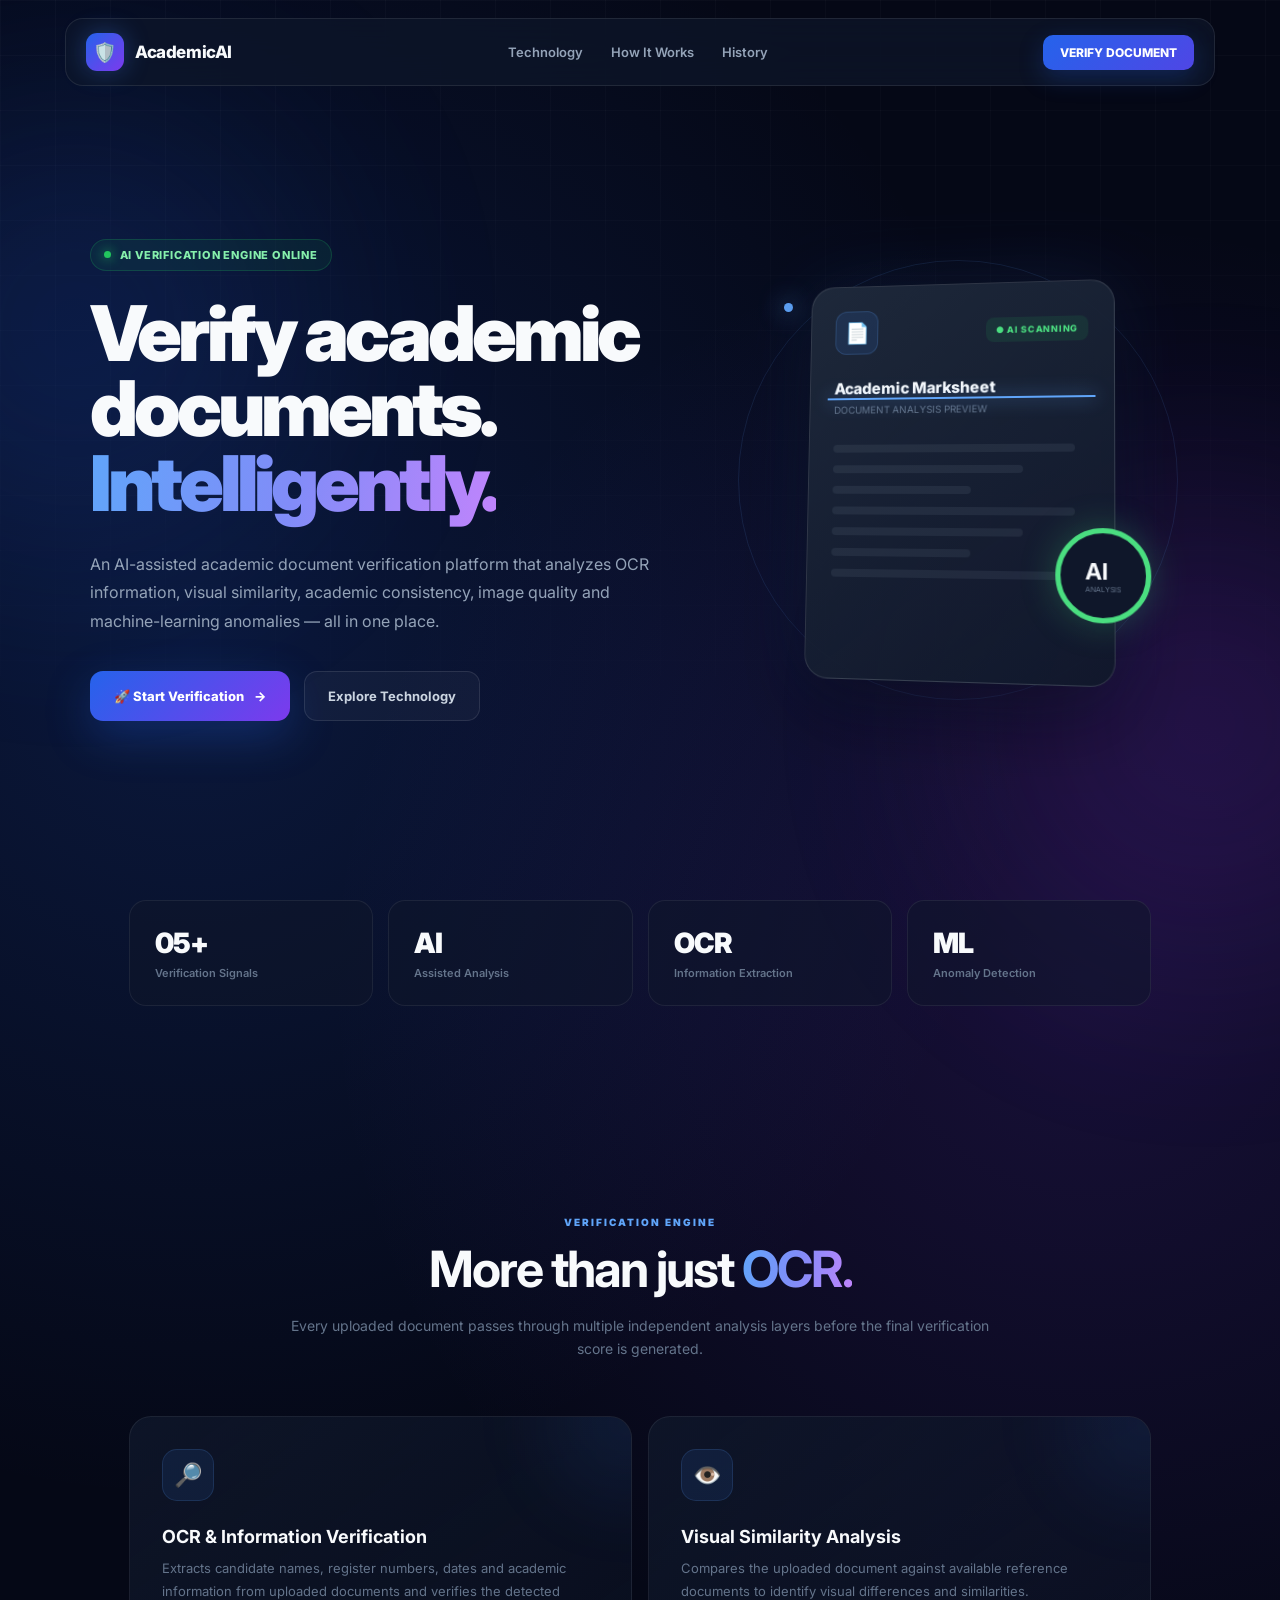
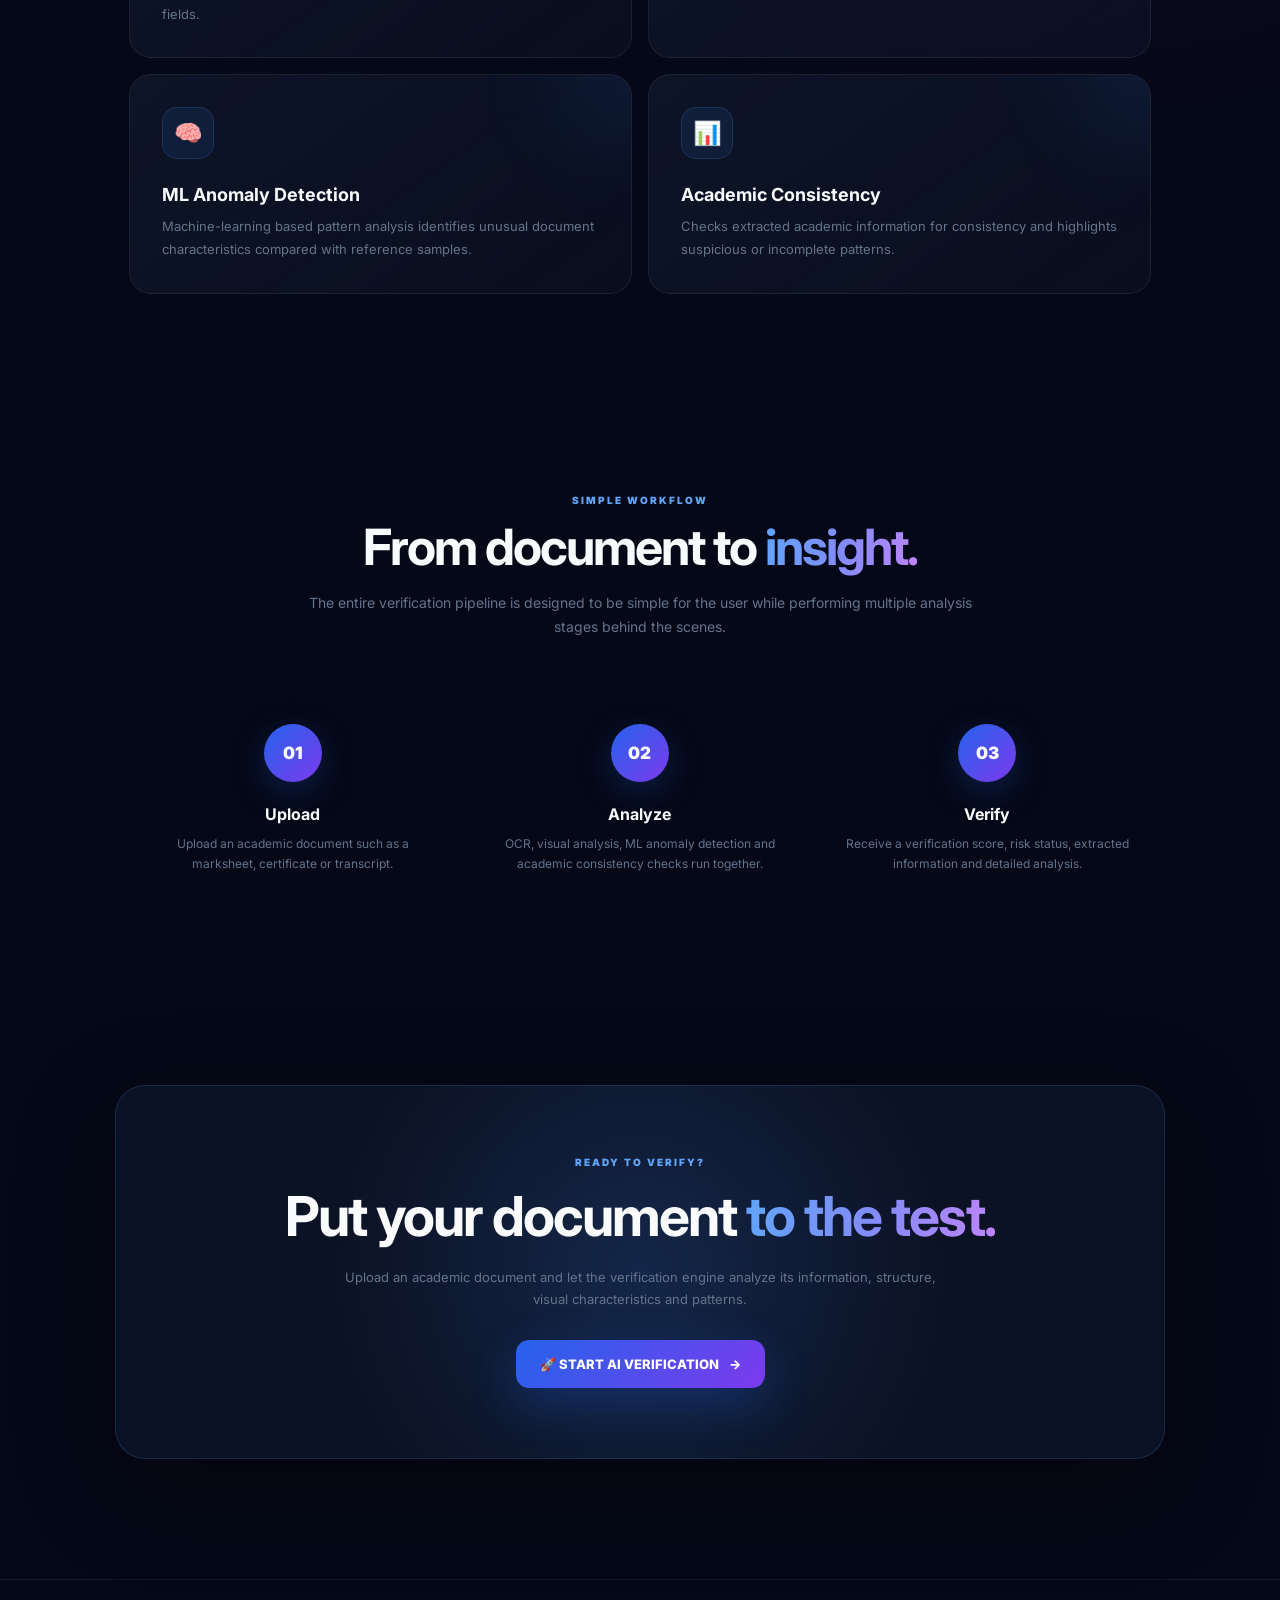
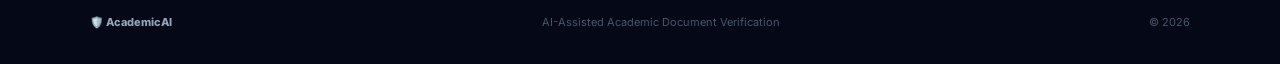
<file: templates/index.html>
<!DOCTYPE html>
<html lang="en">

<head>

    <meta charset="UTF-8">

    <meta name="viewport"
          content="width=device-width, initial-scale=1.0">

    <title>Academic Document Verification | AI Validator</title>

    <link rel="preconnect"
          href="https://fonts.googleapis.com">

    <link rel="preconnect"
          href="https://fonts.gstatic.com"
          crossorigin>

    <link href="https://fonts.googleapis.com/css2?family=Inter:wght@400;500;600;700;800;900&display=swap"
          rel="stylesheet">


    <style>

        * {
            margin: 0;
            padding: 0;
            box-sizing: border-box;
        }


        html {
            scroll-behavior: smooth;
        }


        body {

            font-family: "Inter", sans-serif;

            background:
                radial-gradient(
                    circle at 15% 20%,
                    rgba(37, 99, 235, 0.18),
                    transparent 30%
                ),

                radial-gradient(
                    circle at 85% 30%,
                    rgba(124, 58, 237, 0.16),
                    transparent 30%
                ),

                #050816;

            color: #f8fafc;

            overflow-x: hidden;
        }


        /* =================================================
           BACKGROUND
        ================================================= */

        .background-grid {

            position: fixed;

            inset: 0;

            pointer-events: none;

            background-image:

                linear-gradient(
                    rgba(255,255,255,0.025) 1px,
                    transparent 1px
                ),

                linear-gradient(
                    90deg,
                    rgba(255,255,255,0.025) 1px,
                    transparent 1px
                );

            background-size: 55px 55px;

            mask-image:
                linear-gradient(
                    to bottom,
                    black,
                    transparent
                );

            z-index: -2;
        }


        .glow {

            position: fixed;

            width: 450px;
            height: 450px;

            border-radius: 50%;

            filter: blur(120px);

            opacity: 0.15;

            pointer-events: none;

            z-index: -1;
        }


        .glow.one {

            background: #2563eb;

            top: 100px;
            left: -150px;
        }


        .glow.two {

            background: #9333ea;

            top: 500px;
            right: -150px;
        }


        /* =================================================
           NAVBAR
        ================================================= */

        nav {

            position: fixed;

            top: 18px;

            left: 50%;

            transform: translateX(-50%);

            width: min(1150px, 92%);

            padding: 14px 20px;

            display: flex;

            align-items: center;

            justify-content: space-between;

            background:
                rgba(15, 23, 42, 0.72);

            backdrop-filter: blur(20px);

            border: 1px solid
                rgba(255,255,255,0.09);

            border-radius: 18px;

            z-index: 100;
        }


        .brand {

            display: flex;

            align-items: center;

            gap: 11px;

            font-size: 17px;

            font-weight: 800;

            letter-spacing: -0.4px;
        }


        .brand-icon {

            width: 38px;
            height: 38px;

            display: grid;

            place-items: center;

            border-radius: 11px;

            background:
                linear-gradient(
                    135deg,
                    #2563eb,
                    #7c3aed
                );

            box-shadow:
                0 0 25px
                rgba(59,130,246,0.35);

            font-size: 19px;
        }


        .nav-links {

            display: flex;

            align-items: center;

            gap: 28px;
        }


        .nav-links a {

            color: #94a3b8;

            text-decoration: none;

            font-size: 13px;

            font-weight: 600;

            transition: 0.3s;
        }


        .nav-links a:hover {

            color: white;
        }


        .nav-button {

            text-decoration: none;

            color: white;

            padding: 10px 17px;

            border-radius: 10px;

            font-size: 12px;

            font-weight: 800;

            background:
                linear-gradient(
                    135deg,
                    #2563eb,
                    #4f46e5
                );

            box-shadow:
                0 8px 25px
                rgba(37,99,235,0.25);

            transition: 0.3s;
        }


        .nav-button:hover {

            transform: translateY(-2px);

            box-shadow:
                0 12px 35px
                rgba(37,99,235,0.4);
        }


        /* =================================================
           HERO
        ================================================= */

        .hero {

            min-height: 100vh;

            padding:
                150px 7% 90px;

            display: grid;

            grid-template-columns:
                1.1fr 0.9fr;

            align-items: center;

            gap: 70px;

            max-width: 1400px;

            margin: auto;
        }


        .status-pill {

            display: inline-flex;

            align-items: center;

            gap: 9px;

            padding: 8px 13px;

            border-radius: 999px;

            background:
                rgba(34,197,94,0.08);

            border:
                1px solid
                rgba(34,197,94,0.2);

            color: #86efac;

            font-size: 11px;

            font-weight: 800;

            letter-spacing: 0.8px;

            margin-bottom: 25px;
        }


        .status-dot {

            width: 7px;
            height: 7px;

            border-radius: 50%;

            background: #22c55e;

            box-shadow:
                0 0 12px #22c55e;

            animation: pulse 1.7s infinite;
        }


        @keyframes pulse {

            0%,100% {
                opacity: 1;
                transform: scale(1);
            }

            50% {
                opacity: 0.5;
                transform: scale(0.75);
            }
        }


        .hero h1 {

            font-size:
                clamp(48px, 6vw, 82px);

            line-height: 0.98;

            letter-spacing: -4px;

            font-weight: 900;

            max-width: 760px;
        }


        .gradient-text {

            background:
                linear-gradient(
                    100deg,
                    #60a5fa,
                    #818cf8,
                    #c084fc
                );

            -webkit-background-clip: text;

            background-clip: text;

            color: transparent;
        }


        .hero-description {

            margin-top: 28px;

            max-width: 620px;

            color: #94a3b8;

            font-size: 16px;

            line-height: 1.8;
        }


        .hero-buttons {

            display: flex;

            gap: 14px;

            margin-top: 35px;

            flex-wrap: wrap;
        }


        .primary-button {

            display: inline-flex;

            align-items: center;

            gap: 10px;

            text-decoration: none;

            color: white;

            padding: 16px 24px;

            border-radius: 13px;

            font-size: 13px;

            font-weight: 800;

            background:
                linear-gradient(
                    135deg,
                    #2563eb,
                    #7c3aed
                );

            box-shadow:
                0 15px 45px
                rgba(37,99,235,0.28);

            transition: 0.3s;
        }


        .primary-button:hover {

            transform:
                translateY(-4px)
                scale(1.02);

            box-shadow:
                0 20px 55px
                rgba(124,58,237,0.35);
        }


        .secondary-button {

            display: inline-flex;

            align-items: center;

            text-decoration: none;

            color: #cbd5e1;

            padding: 16px 23px;

            border-radius: 13px;

            border:
                1px solid
                rgba(255,255,255,0.1);

            background:
                rgba(255,255,255,0.035);

            font-size: 13px;

            font-weight: 700;

            transition: 0.3s;
        }


        .secondary-button:hover {

            background:
                rgba(255,255,255,0.08);

            transform:
                translateY(-3px);
        }


        /* =================================================
           HERO VISUAL
        ================================================= */

        .visual-area {

            position: relative;

            min-height: 520px;

            display: grid;

            place-items: center;
        }


        .orbit {

            position: absolute;

            width: 440px;
            height: 440px;

            border-radius: 50%;

            border:
                1px solid
                rgba(96,165,250,0.12);

            animation:
                rotate 18s linear infinite;
        }


        .orbit::before {

            content: "";

            position: absolute;

            width: 9px;
            height: 9px;

            border-radius: 50%;

            background: #60a5fa;

            box-shadow:
                0 0 25px #60a5fa;

            top: 42px;
            left: 45px;
        }


        @keyframes rotate {

            from {
                transform: rotate(0deg);
            }

            to {
                transform: rotate(360deg);
            }
        }


        .document-card {

            width: 310px;

            min-height: 400px;

            padding: 25px;

            border-radius: 24px;

            position: relative;

            background:
                linear-gradient(
                    145deg,
                    rgba(30,41,59,0.95),
                    rgba(15,23,42,0.92)
                );

            border:
                1px solid
                rgba(255,255,255,0.12);

            box-shadow:

                0 30px 80px
                rgba(0,0,0,0.45),

                0 0 80px
                rgba(59,130,246,0.13);

            transform:
                perspective(900px)
                rotateY(-8deg)
                rotateX(4deg);

            animation:
                float 5s ease-in-out infinite;
        }


        @keyframes float {

            0%,100% {
                transform:
                    perspective(900px)
                    rotateY(-8deg)
                    rotateX(4deg)
                    translateY(0);
            }

            50% {
                transform:
                    perspective(900px)
                    rotateY(-8deg)
                    rotateX(4deg)
                    translateY(-13px);
            }
        }


        .doc-top {

            display: flex;

            justify-content: space-between;

            align-items: center;

            margin-bottom: 25px;
        }


        .doc-logo {

            width: 45px;
            height: 45px;

            display: grid;

            place-items: center;

            border-radius: 12px;

            background:
                rgba(59,130,246,0.12);

            border:
                1px solid
                rgba(96,165,250,0.2);

            font-size: 21px;
        }


        .verified {

            padding: 7px 10px;

            border-radius: 8px;

            background:
                rgba(34,197,94,0.1);

            color: #4ade80;

            font-size: 9px;

            font-weight: 800;

            letter-spacing: 0.7px;
        }


        .doc-title {

            font-size: 16px;

            font-weight: 800;

            margin-bottom: 6px;
        }


        .doc-subtitle {

            color: #64748b;

            font-size: 10px;

            margin-bottom: 30px;
        }


        .doc-line {

            height: 8px;

            border-radius: 20px;

            background:
                rgba(148,163,184,0.1);

            margin: 13px 0;
        }


        .doc-line.short {
            width: 55%;
        }


        .doc-line.medium {
            width: 75%;
        }


        .doc-line.long {
            width: 95%;
        }


        .scan-box {

            position: absolute;

            left: 18px;
            right: 18px;

            top: 115px;

            height: 2px;

            background:
                #60a5fa;

            box-shadow:
                0 0 18px #60a5fa;

            animation:
                scan 3s ease-in-out infinite;
        }


        @keyframes scan {

            0%,100% {
                top: 110px;
            }

            50% {
                top: 330px;
            }
        }


        .score-circle {

            position: absolute;

            width: 92px;
            height: 92px;

            border-radius: 50%;

            right: -35px;

            bottom: 60px;

            display: grid;

            place-items: center;

            background:
                #0f172a;

            border:
                5px solid
                #4ade80;

            box-shadow:
                0 0 35px
                rgba(74,222,128,0.25);
        }


        .score-circle strong {

            font-size: 22px;
        }


        .score-circle span {

            display: block;

            font-size: 7px;

            color: #64748b;

            text-align: center;
        }


        /* =================================================
           STATS
        ================================================= */

        .stats {

            max-width: 1150px;

            margin: 0 auto;

            padding: 0 5% 110px;

            display: grid;

            grid-template-columns:
                repeat(4, 1fr);

            gap: 15px;
        }


        .stat-card {

            padding: 25px;

            border-radius: 17px;

            background:
                rgba(15,23,42,0.55);

            border:
                1px solid
                rgba(255,255,255,0.07);

            transition: 0.3s;
        }


        .stat-card:hover {

            transform:
                translateY(-5px);

            border-color:
                rgba(96,165,250,0.25);
        }


        .stat-number {

            font-size: 28px;

            font-weight: 900;

            letter-spacing: -1px;
        }


        .stat-label {

            color: #64748b;

            font-size: 11px;

            margin-top: 6px;

            font-weight: 600;
        }


        /* =================================================
           SECTION
        ================================================= */

        .section {

            max-width: 1150px;

            margin: auto;

            padding:
                100px 5%;
        }


        .section-heading {

            text-align: center;

            max-width: 700px;

            margin:
                0 auto 55px;
        }


        .eyebrow {

            color: #60a5fa;

            font-size: 10px;

            font-weight: 900;

            letter-spacing: 2px;

            text-transform: uppercase;

            margin-bottom: 15px;
        }


        .section-heading h2 {

            font-size:
                clamp(32px, 4vw, 50px);

            letter-spacing: -2px;

            line-height: 1.05;
        }


        .section-heading p {

            margin-top: 18px;

            color: #64748b;

            line-height: 1.7;

            font-size: 14px;
        }


        /* =================================================
           FEATURES
        ================================================= */

        .features {

            display: grid;

            grid-template-columns:
                repeat(2, 1fr);

            gap: 16px;
        }


        .feature-card {

            position: relative;

            padding: 32px;

            border-radius: 22px;

            background:
                linear-gradient(
                    145deg,
                    rgba(15,23,42,0.85),
                    rgba(15,23,42,0.45)
                );

            border:
                1px solid
                rgba(255,255,255,0.07);

            overflow: hidden;

            transition:
                transform 0.35s,
                border 0.35s;
        }


        .feature-card::after {

            content: "";

            position: absolute;

            width: 150px;
            height: 150px;

            border-radius: 50%;

            background:
                rgba(59,130,246,0.08);

            filter: blur(40px);

            right: -70px;
            top: -70px;
        }


        .feature-card:hover {

            transform:
                translateY(-7px);

            border-color:
                rgba(96,165,250,0.25);
        }


        .feature-icon {

            width: 52px;
            height: 52px;

            display: grid;

            place-items: center;

            border-radius: 15px;

            background:
                rgba(59,130,246,0.1);

            border:
                1px solid
                rgba(96,165,250,0.15);

            font-size: 23px;

            margin-bottom: 25px;
        }


        .feature-card h3 {

            font-size: 18px;

            margin-bottom: 10px;
        }


        .feature-card p {

            color: #64748b;

            font-size: 13px;

            line-height: 1.75;
        }


        /* =================================================
           WORKFLOW
        ================================================= */

        .workflow {

            display: grid;

            grid-template-columns:
                repeat(3, 1fr);

            gap: 20px;

            position: relative;
        }


        .step {

            text-align: center;

            padding: 30px 20px;
        }


        .step-number {

            width: 58px;
            height: 58px;

            margin: 0 auto 22px;

            display: grid;

            place-items: center;

            border-radius: 50%;

            background:
                linear-gradient(
                    135deg,
                    #2563eb,
                    #7c3aed
                );

            font-size: 17px;

            font-weight: 900;

            box-shadow:
                0 10px 35px
                rgba(37,99,235,0.25);
        }


        .step h3 {

            font-size: 16px;

            margin-bottom: 10px;
        }


        .step p {

            color: #64748b;

            font-size: 12px;

            line-height: 1.7;
        }


        /* =================================================
           CTA
        ================================================= */

        .cta {

            max-width: 1050px;

            margin:
                80px auto 120px;

            padding:
                70px 40px;

            text-align: center;

            border-radius: 30px;

            position: relative;

            overflow: hidden;

            background:

                radial-gradient(
                    circle at center,
                    rgba(59,130,246,0.18),
                    transparent 55%
                ),

                rgba(15,23,42,0.7);

            border:
                1px solid
                rgba(96,165,250,0.15);

            box-shadow:
                0 30px 100px
                rgba(0,0,0,0.3);
        }


        .cta h2 {

            font-size:
                clamp(32px, 5vw, 55px);

            letter-spacing: -2px;

            margin-bottom: 17px;
        }


        .cta p {

            color: #64748b;

            max-width: 600px;

            margin:
                0 auto 30px;

            line-height: 1.7;

            font-size: 13px;
        }


        /* =================================================
           FOOTER
        ================================================= */

        footer {

            border-top:
                1px solid
                rgba(255,255,255,0.06);

            padding:
                35px 7%;

            display: flex;

            justify-content: space-between;

            align-items: center;

            color: #475569;

            font-size: 11px;
        }


        .footer-brand {

            color: #94a3b8;

            font-weight: 800;
        }


        /* =================================================
           RESPONSIVE
        ================================================= */

        @media (max-width: 900px) {

            .hero {

                grid-template-columns: 1fr;

                text-align: center;

                padding-top: 140px;
            }


            .hero-description {

                margin-left: auto;
                margin-right: auto;
            }


            .hero-buttons {

                justify-content: center;
            }


            .visual-area {

                min-height: 450px;
            }


            .stats {

                grid-template-columns:
                    repeat(2, 1fr);
            }
        }


        @media (max-width: 650px) {

            nav {

                width: 94%;
            }


            .nav-links {

                display: none;
            }


            .hero {

                padding-left: 5%;
                padding-right: 5%;
            }


            .hero h1 {

                letter-spacing: -2.5px;
            }


            .features {

                grid-template-columns: 1fr;
            }


            .workflow {

                grid-template-columns: 1fr;
            }


            .stats {

                grid-template-columns: 1fr 1fr;
            }


            .document-card {

                width: 270px;
            }


            .orbit {

                width: 350px;
                height: 350px;
            }


            footer {

                flex-direction: column;

                gap: 10px;

                text-align: center;
            }
        }

    </style>

</head>


<body>


<div class="background-grid"></div>

<div class="glow one"></div>

<div class="glow two"></div>


<!-- =================================================
     NAVBAR
================================================= -->

<nav>

    <div class="brand">

        <div class="brand-icon">
            🛡️
        </div>

        AcademicAI

    </div>


    <div class="nav-links">

        <a href="#features">
            Technology
        </a>

        <a href="#workflow">
            How It Works
        </a>

        <a href="/history">
            History
        </a>

    </div>


    <a href="/upload"
       class="nav-button">

        VERIFY DOCUMENT

    </a>

</nav>


<!-- =================================================
     HERO
================================================= -->

<section class="hero">


    <div class="hero-content">


        <div class="status-pill">

            <span class="status-dot"></span>

            AI VERIFICATION ENGINE ONLINE

        </div>


        <h1>

            Verify academic documents.

            <span class="gradient-text">
                Intelligently.
            </span>

        </h1>


        <p class="hero-description">

            An AI-assisted academic document verification
            platform that analyzes OCR information, visual
            similarity, academic consistency, image quality
            and machine-learning anomalies — all in one place.

        </p>


        <div class="hero-buttons">

            <a href="/upload"
               class="primary-button">

                🚀 Start Verification

                <span>→</span>

            </a>


            <a href="#features"
               class="secondary-button">

                Explore Technology

            </a>

        </div>

    </div>


    <!-- =================================================
         VISUAL
    ================================================= -->

    <div class="visual-area">


        <div class="orbit"></div>


        <div class="document-card">


            <div class="doc-top">

                <div class="doc-logo">
                    📄
                </div>


                <div class="verified">

                    ● AI SCANNING

                </div>

            </div>


            <div class="doc-title">

                Academic Marksheet

            </div>


            <div class="doc-subtitle">

                DOCUMENT ANALYSIS PREVIEW

            </div>


            <div class="doc-line long"></div>

            <div class="doc-line medium"></div>

            <div class="doc-line short"></div>

            <div class="doc-line long"></div>

            <div class="doc-line medium"></div>

            <div class="doc-line short"></div>

            <div class="doc-line long"></div>


            <div class="scan-box"></div>


            <div class="score-circle">

                <div>

                    <strong>
                        AI
                    </strong>

                    <span>
                        ANALYSIS
                    </span>

                </div>

            </div>


        </div>

    </div>

</section>


<!-- =================================================
     STATS
================================================= -->

<section class="stats">


    <div class="stat-card">

        <div class="stat-number">
            05+
        </div>

        <div class="stat-label">
            Verification Signals
        </div>

    </div>


    <div class="stat-card">

        <div class="stat-number">
            AI
        </div>

        <div class="stat-label">
            Assisted Analysis
        </div>

    </div>


    <div class="stat-card">

        <div class="stat-number">
            OCR
        </div>

        <div class="stat-label">
            Information Extraction
        </div>

    </div>


    <div class="stat-card">

        <div class="stat-number">
            ML
        </div>

        <div class="stat-label">
            Anomaly Detection
        </div>

    </div>


</section>


<!-- =================================================
     FEATURES
================================================= -->

<section class="section"
         id="features">


    <div class="section-heading">

        <div class="eyebrow">
            Verification Engine
        </div>


        <h2>

            More than just
            <span class="gradient-text">
                OCR.
            </span>

        </h2>


        <p>

            Every uploaded document passes through
            multiple independent analysis layers before
            the final verification score is generated.

        </p>

    </div>


    <div class="features">


        <div class="feature-card">

            <div class="feature-icon">
                🔎
            </div>

            <h3>
                OCR & Information Verification
            </h3>

            <p>

                Extracts candidate names, register numbers,
                dates and academic information from uploaded
                documents and verifies the detected fields.

            </p>

        </div>


        <div class="feature-card">

            <div class="feature-icon">
                👁️
            </div>

            <h3>
                Visual Similarity Analysis
            </h3>

            <p>

                Compares the uploaded document against
                available reference documents to identify
                visual differences and similarities.

            </p>

        </div>


        <div class="feature-card">

            <div class="feature-icon">
                🧠
            </div>

            <h3>
                ML Anomaly Detection
            </h3>

            <p>

                Machine-learning based pattern analysis
                identifies unusual document characteristics
                compared with reference samples.

            </p>

        </div>


        <div class="feature-card">

            <div class="feature-icon">
                📊
            </div>

            <h3>
                Academic Consistency
            </h3>

            <p>

                Checks extracted academic information for
                consistency and highlights suspicious or
                incomplete patterns.

            </p>

        </div>

    </div>

</section>


<!-- =================================================
     WORKFLOW
================================================= -->

<section class="section"
         id="workflow">


    <div class="section-heading">

        <div class="eyebrow">
            Simple Workflow
        </div>


        <h2>

            From document
            to
            <span class="gradient-text">
                insight.
            </span>

        </h2>


        <p>

            The entire verification pipeline is designed
            to be simple for the user while performing
            multiple analysis stages behind the scenes.

        </p>

    </div>


    <div class="workflow">


        <div class="step">

            <div class="step-number">
                01
            </div>

            <h3>
                Upload
            </h3>

            <p>

                Upload an academic document such as
                a marksheet, certificate or transcript.

            </p>

        </div>


        <div class="step">

            <div class="step-number">
                02
            </div>

            <h3>
                Analyze
            </h3>

            <p>

                OCR, visual analysis, ML anomaly detection
                and academic consistency checks run together.

            </p>

        </div>


        <div class="step">

            <div class="step-number">
                03
            </div>

            <h3>
                Verify
            </h3>

            <p>

                Receive a verification score, risk status,
                extracted information and detailed analysis.

            </p>

        </div>


    </div>

</section>


<!-- =================================================
     CTA
================================================= -->

<div class="cta">


    <div class="eyebrow">
        Ready to Verify?
    </div>


    <h2>

        Put your document
        <span class="gradient-text">
            to the test.
        </span>

    </h2>


    <p>

        Upload an academic document and let the
        verification engine analyze its information,
        structure, visual characteristics and patterns.

    </p>


    <a href="/upload"
       class="primary-button">

        🚀 START AI VERIFICATION

        <span>→</span>

    </a>

</div>


<!-- =================================================
     FOOTER
================================================= -->

<footer>

    <div class="footer-brand">

        🛡️ AcademicAI

    </div>


    <div>

        AI-Assisted Academic Document Verification

    </div>


    <div>

        © 2026

    </div>

</footer>


</body>

</html>
</file>
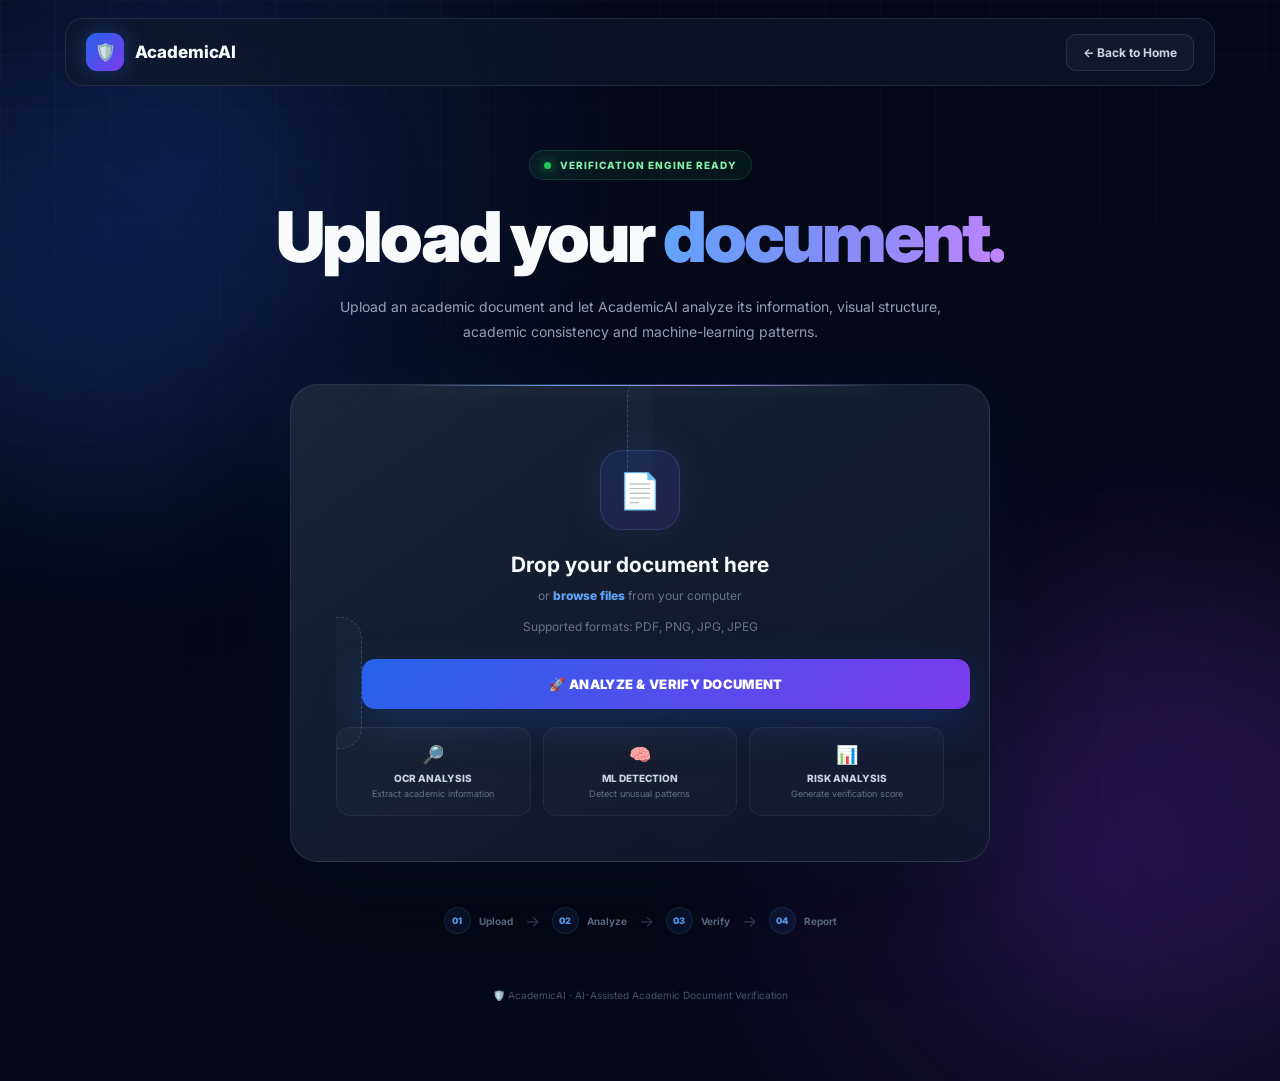
<file: templates/upload.html>
<!DOCTYPE html>
<html lang="en">

<head>

    <meta charset="UTF-8">

    <meta name="viewport"
          content="width=device-width, initial-scale=1.0">

    <title>Upload Document | AcademicAI</title>

    <link rel="preconnect"
          href="https://fonts.googleapis.com">

    <link rel="preconnect"
          href="https://fonts.gstatic.com"
          crossorigin>

    <link href="https://fonts.googleapis.com/css2?family=Inter:wght@400;500;600;700;800;900&display=swap"
          rel="stylesheet">


    <style>

        * {
            margin: 0;
            padding: 0;
            box-sizing: border-box;
        }


        html {
            scroll-behavior: smooth;
        }


        body {

            min-height: 100vh;

            font-family: "Inter", sans-serif;

            color: #f8fafc;

            background:

                radial-gradient(
                    circle at 15% 15%,
                    rgba(37, 99, 235, 0.20),
                    transparent 32%
                ),

                radial-gradient(
                    circle at 85% 80%,
                    rgba(124, 58, 237, 0.18),
                    transparent 32%
                ),

                #050816;

            overflow-x: hidden;

        }


        /* BACKGROUND GRID */

        .background-grid {

            position: fixed;

            inset: 0;

            pointer-events: none;

            background-image:

                linear-gradient(
                    rgba(255,255,255,0.025) 1px,
                    transparent 1px
                ),

                linear-gradient(
                    90deg,
                    rgba(255,255,255,0.025) 1px,
                    transparent 1px
                );

            background-size: 55px 55px;

            mask-image:
                linear-gradient(
                    to bottom,
                    black,
                    transparent
                );

            z-index: -2;

        }


        /* GLOW */

        .glow {

            position: fixed;

            width: 400px;

            height: 400px;

            border-radius: 50%;

            filter: blur(120px);

            opacity: 0.15;

            pointer-events: none;

            z-index: -1;

        }


        .glow.one {

            background: #2563eb;

            top: 100px;

            left: -150px;

        }


        .glow.two {

            background: #9333ea;

            bottom: -100px;

            right: -150px;

        }


        /* NAVBAR */

        nav {

            position: fixed;

            top: 18px;

            left: 50%;

            transform: translateX(-50%);

            width: min(1150px, 92%);

            padding: 14px 20px;

            display: flex;

            align-items: center;

            justify-content: space-between;

            background:
                rgba(15, 23, 42, 0.72);

            backdrop-filter: blur(20px);

            border:
                1px solid
                rgba(255,255,255,0.09);

            border-radius: 18px;

            z-index: 100;

        }


        .brand {

            display: flex;

            align-items: center;

            gap: 11px;

            font-size: 17px;

            font-weight: 800;

        }


        .brand-icon {

            width: 38px;

            height: 38px;

            display: grid;

            place-items: center;

            border-radius: 11px;

            background:
                linear-gradient(
                    135deg,
                    #2563eb,
                    #7c3aed
                );

            box-shadow:
                0 0 25px
                rgba(59,130,246,0.35);

        }


        .back-button {

            text-decoration: none;

            color: #cbd5e1;

            font-size: 12px;

            font-weight: 700;

            padding: 10px 16px;

            border-radius: 10px;

            border:
                1px solid
                rgba(255,255,255,0.1);

            background:
                rgba(255,255,255,0.03);

            transition: 0.3s;

        }


        .back-button:hover {

            color: white;

            background:
                rgba(255,255,255,0.08);

            transform:
                translateY(-2px);

        }


        /* MAIN */

        .page {

            min-height: 100vh;

            padding:
                150px 20px 80px;

            display: flex;

            justify-content: center;

            align-items: center;

        }


        .container {

            width: min(950px, 100%);

            text-align: center;

        }


        /* STATUS */

        .status-pill {

            display: inline-flex;

            align-items: center;

            gap: 9px;

            padding: 8px 14px;

            border-radius: 999px;

            background:
                rgba(34,197,94,0.08);

            border:
                1px solid
                rgba(34,197,94,0.2);

            color: #86efac;

            font-size: 10px;

            font-weight: 800;

            letter-spacing: 1px;

            margin-bottom: 22px;

        }


        .status-dot {

            width: 7px;

            height: 7px;

            border-radius: 50%;

            background: #22c55e;

            box-shadow:
                0 0 12px #22c55e;

            animation:
                pulse 1.7s infinite;

        }


        @keyframes pulse {

            0%,100% {

                opacity: 1;

                transform: scale(1);

            }

            50% {

                opacity: 0.5;

                transform: scale(0.75);

            }

        }


        /* TITLE */

        h1 {

            font-size:
                clamp(40px, 6vw, 70px);

            line-height: 1;

            letter-spacing: -3px;

            font-weight: 900;

        }


        .gradient-text {

            background:

                linear-gradient(
                    100deg,
                    #60a5fa,
                    #818cf8,
                    #c084fc
                );

            -webkit-background-clip: text;

            background-clip: text;

            color: transparent;

        }


        .subtitle {

            max-width: 650px;

            margin:
                22px auto 40px;

            color: #94a3b8;

            font-size: 14px;

            line-height: 1.8;

        }


        /* UPLOAD CARD */

        .upload-card {

            position: relative;

            max-width: 700px;

            margin: auto;

            padding: 45px;

            border-radius: 28px;

            background:

                linear-gradient(
                    145deg,
                    rgba(30,41,59,0.88),
                    rgba(15,23,42,0.72)
                );

            border:
                1px solid
                rgba(255,255,255,0.10);

            box-shadow:

                0 30px 100px
                rgba(0,0,0,0.40),

                0 0 80px
                rgba(59,130,246,0.10);

            overflow: hidden;

        }


        .upload-card::before {

            content: "";

            position: absolute;

            top: 0;

            left: 15%;

            width: 70%;

            height: 1px;

            background:
                linear-gradient(
                    90deg,
                    transparent,
                    #60a5fa,
                    #a78bfa,
                    transparent
                );

            box-shadow:
                0 0 20px
                rgba(96,165,250,0.8);

        }


        /* UPLOAD AREA */

        .drop-zone {

            position: relative;

            border:
                1.5px dashed
                rgba(96,165,250,0.30);

            border-radius: 22px;

            padding: 55px 25px;

            background:
                rgba(59,130,246,0.035);

            transition:
                0.35s;

            cursor: pointer;

        }


        .drop-zone:hover {

            border-color:
                rgba(96,165,250,0.75);

            background:
                rgba(59,130,246,0.07);

            transform:
                translateY(-3px);

            box-shadow:
                0 15px 50px
                rgba(37,99,235,0.12);

        }


        .upload-icon {

            width: 80px;

            height: 80px;

            margin:
                0 auto 22px;

            display: grid;

            place-items: center;

            border-radius: 22px;

            background:

                linear-gradient(
                    135deg,
                    rgba(37,99,235,0.15),
                    rgba(124,58,237,0.15)
                );

            border:
                1px solid
                rgba(96,165,250,0.20);

            font-size: 35px;

            box-shadow:
                0 0 40px
                rgba(59,130,246,0.12);

            animation:
                floatIcon 3s ease-in-out infinite;

        }


        @keyframes floatIcon {

            0%,100% {

                transform:
                    translateY(0);

            }

            50% {

                transform:
                    translateY(-7px);

            }

        }


        .drop-zone h2 {

            font-size: 21px;

            margin-bottom: 9px;

        }


        .drop-zone p {

            color: #64748b;

            font-size: 12px;

            line-height: 1.7;

        }


        .browse-text {

            color: #60a5fa;

            font-weight: 800;

        }


        /* FILE INPUT */

        #document {

            display: none;

        }


        .file-name {

            margin-top: 18px;

            padding: 12px 16px;

            display: none;

            border-radius: 10px;

            background:
                rgba(34,197,94,0.07);

            border:
                1px solid
                rgba(34,197,94,0.15);

            color: #86efac;

            font-size: 12px;

            font-weight: 700;

        }


        /* BUTTON */

        .verify-button {

            width: 100%;

            margin-top: 22px;

            padding: 17px;

            border: none;

            border-radius: 13px;

            color: white;

            background:

                linear-gradient(
                    135deg,
                    #2563eb,
                    #7c3aed
                );

            font-family:
                "Inter",
                sans-serif;

            font-size: 13px;

            font-weight: 900;

            letter-spacing: 0.3px;

            cursor: pointer;

            box-shadow:

                0 15px 45px
                rgba(37,99,235,0.25);

            transition: 0.3s;

        }


        .verify-button:hover {

            transform:
                translateY(-3px);

            box-shadow:

                0 20px 55px
                rgba(124,58,237,0.35);

        }


        .verify-button:active {

            transform:
                translateY(0);

        }


        /* INFO */

        .security-info {

            display: grid;

            grid-template-columns:
                repeat(3, 1fr);

            gap: 12px;

            margin-top: 18px;

        }


        .info-card {

            padding: 16px;

            border-radius: 14px;

            background:
                rgba(255,255,255,0.025);

            border:
                1px solid
                rgba(255,255,255,0.06);

        }


        .info-icon {

            font-size: 18px;

            margin-bottom: 7px;

        }


        .info-title {

            font-size: 10px;

            font-weight: 800;

            color: #cbd5e1;

        }


        .info-text {

            font-size: 9px;

            color: #64748b;

            margin-top: 4px;

        }


        /* PROCESS */

        .process {

            margin-top: 45px;

            display: flex;

            justify-content: center;

            align-items: center;

            gap: 12px;

            flex-wrap: wrap;

        }


        .process-item {

            display: flex;

            align-items: center;

            gap: 8px;

            color: #64748b;

            font-size: 10px;

            font-weight: 700;

        }


        .process-number {

            width: 27px;

            height: 27px;

            display: grid;

            place-items: center;

            border-radius: 50%;

            background:
                rgba(59,130,246,0.10);

            border:
                1px solid
                rgba(96,165,250,0.15);

            color: #60a5fa;

            font-size: 9px;

            font-weight: 900;

        }


        .arrow {

            color: #334155;

            font-size: 16px;

        }


        /* FOOTER */

        footer {

            margin-top: 55px;

            color: #475569;

            font-size: 10px;

        }


        /* MOBILE */

        @media (max-width: 650px) {

            nav {

                width: 94%;

            }


            .page {

                padding:
                    130px 15px 50px;

            }


            .upload-card {

                padding: 22px;

            }


            .drop-zone {

                padding:
                    40px 18px;

            }


            .security-info {

                grid-template-columns: 1fr;

            }


            h1 {

                letter-spacing:
                    -2px;

            }

        }

    </style>

</head>


<body>


<div class="background-grid"></div>

<div class="glow one"></div>

<div class="glow two"></div>


<!-- NAVBAR -->

<nav>

    <div class="brand">

        <div class="brand-icon">
            🛡️
        </div>

        AcademicAI

    </div>


    <a href="/"
       class="back-button">

        ← Back to Home

    </a>

</nav>



<!-- MAIN -->

<main class="page">


    <div class="container">


        <!-- STATUS -->

        <div class="status-pill">

            <span class="status-dot"></span>

            VERIFICATION ENGINE READY

        </div>



        <!-- TITLE -->

        <h1>

            Upload your

            <span class="gradient-text">
                document.
            </span>

        </h1>


        <p class="subtitle">

            Upload an academic document and let AcademicAI
            analyze its information, visual structure,
            academic consistency and machine-learning patterns.

        </p>



        <!-- UPLOAD CARD -->

        <div class="upload-card">


            <form action="/analyze"
                  method="POST"
                  enctype="multipart/form-data">


                <label for="document"
                       class="drop-zone">


                    <div class="upload-icon">

                        📄

                    </div>


                    <h2>

                        Drop your document here

                    </h2>


                    <p>

                        or

                        <span class="browse-text">
                            browse files
                        </span>

                        from your computer

                    </p>


                    <p style="margin-top:10px;">

                        Supported formats:
                        PDF, PNG, JPG, JPEG

                    </p>


                </label>


                <input
                    type="file"
                    id="document"
                    name="document"
                    accept=".pdf,.png,.jpg,.jpeg"
                    required
                >


                <div id="fileName"
                     class="file-name">

                    ✓ File selected

                </div>


                <button
                    type="submit"
                    class="verify-button">

                    🚀 ANALYZE & VERIFY DOCUMENT

                </button>


            </form>


            <!-- SECURITY INFO -->

            <div class="security-info">


                <div class="info-card">

                    <div class="info-icon">
                        🔎
                    </div>

                    <div class="info-title">

                        OCR ANALYSIS

                    </div>

                    <div class="info-text">

                        Extract academic information

                    </div>

                </div>


                <div class="info-card">

                    <div class="info-icon">
                        🧠
                    </div>

                    <div class="info-title">

                        ML DETECTION

                    </div>

                    <div class="info-text">

                        Detect unusual patterns

                    </div>

                </div>


                <div class="info-card">

                    <div class="info-icon">
                        📊
                    </div>

                    <div class="info-title">

                        RISK ANALYSIS

                    </div>

                    <div class="info-text">

                        Generate verification score

                    </div>

                </div>


            </div>


        </div>



        <!-- PROCESS -->

        <div class="process">


            <div class="process-item">

                <div class="process-number">
                    01
                </div>

                Upload

            </div>


            <div class="arrow">
                →
            </div>


            <div class="process-item">

                <div class="process-number">
                    02
                </div>

                Analyze

            </div>


            <div class="arrow">
                →
            </div>


            <div class="process-item">

                <div class="process-number">
                    03
                </div>

                Verify

            </div>


            <div class="arrow">
                →
            </div>


            <div class="process-item">

                <div class="process-number">
                    04
                </div>

                Report

            </div>


        </div>



        <footer>

            🛡️ AcademicAI · AI-Assisted Academic
            Document Verification

        </footer>


    </div>

</main>



<script>

    const fileInput =
        document.getElementById("document");

    const fileName =
        document.getElementById("fileName");


    fileInput.addEventListener(
        "change",
        function () {

            if (this.files.length > 0) {

                fileName.style.display =
                    "block";

                fileName.textContent =
                    "✓ " +
                    this.files[0].name;

            }

        }
    );


    const dropZone =
        document.querySelector(".drop-zone");


    dropZone.addEventListener(
        "dragover",
        function (event) {

            event.preventDefault();

            this.style.borderColor =
                "rgba(96,165,250,0.9)";

        }
    );


    dropZone.addEventListener(
        "dragleave",
        function () {

            this.style.borderColor =
                "rgba(96,165,250,0.30)";

        }
    );


    dropZone.addEventListener(
        "drop",
        function (event) {

            event.preventDefault();

            const files =
                event.dataTransfer.files;

            if (files.length > 0) {

                fileInput.files =
                    files;

                fileName.style.display =
                    "block";

                fileName.textContent =
                    "✓ " +
                    files[0].name;

            }

            this.style.borderColor =
                "rgba(96,165,250,0.30)";

        }
    );

</script>


</body>

</html>
</file>
